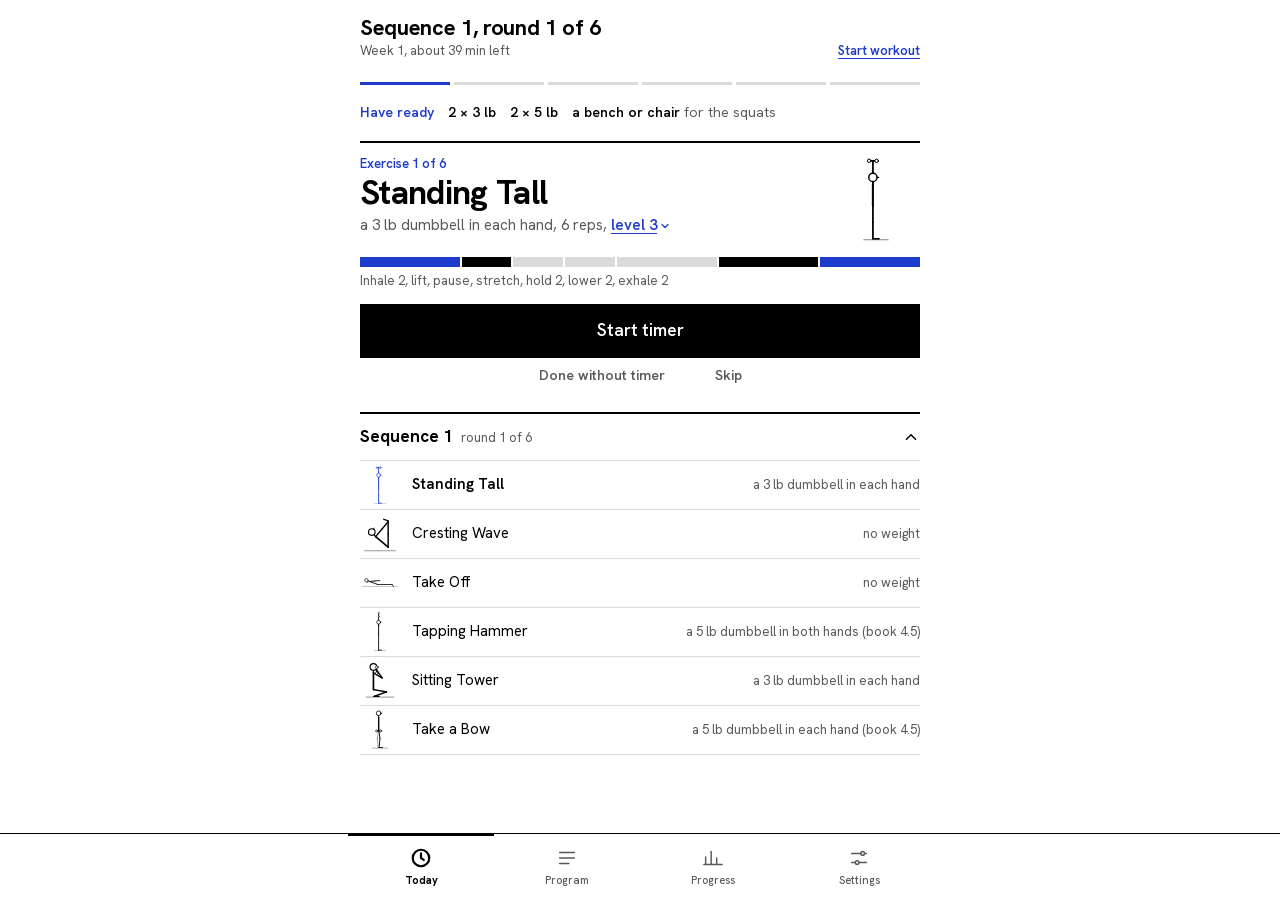
<file: index.html>
<!doctype html>
<html lang="en">
<head>
  <meta charset="utf-8">
  <meta name="viewport" content="width=device-width, initial-scale=1, viewport-fit=cover, maximum-scale=1">
  <title>Happy Body</title>
  <meta name="description" content="A daily runner for The Happy Body exercise program: tempo timer, weights, levels and streak.">
  <meta name="theme-color" content="#ffffff" media="(prefers-color-scheme: light)">
  <meta name="theme-color" content="#000000" media="(prefers-color-scheme: dark)">
  <meta name="apple-mobile-web-app-capable" content="yes">
  <meta name="mobile-web-app-capable" content="yes">
  <meta name="apple-mobile-web-app-status-bar-style" content="default">
  <meta name="apple-mobile-web-app-title" content="Happy Body">
  <link rel="manifest" href="manifest.webmanifest">
  <link rel="icon" href="icons/icon.svg" type="image/svg+xml">
  <link rel="apple-touch-icon" href="icons/apple-touch-icon.png">
  <link rel="preload" href="fonts/HankenGrotesk-var.woff2" as="font" type="font/woff2" crossorigin>
  <link rel="preload" href="fonts/BigShouldersDisplay-var.woff2" as="font" type="font/woff2" crossorigin>
  <link rel="stylesheet" href="css/app.css">
  <script>
    // Apply the saved theme before first paint to avoid a flash.
    try { var t = JSON.parse(localStorage.getItem('hb.settings') || '{}').theme; if (t === 'light' || t === 'dark') document.documentElement.dataset.theme = t; } catch (e) {}
  </script>
</head>
<body>
  <div class="app">
    <header class="topbar" id="topbar"></header>
    <main id="main"><div class="empty">Loading…</div></main>
  </div>
  <nav class="nav" aria-label="Sections"><div class="nav-inner" id="nav"></div></nav>
  <script type="module" src="js/app.js"></script>
</body>
</html>
</file>
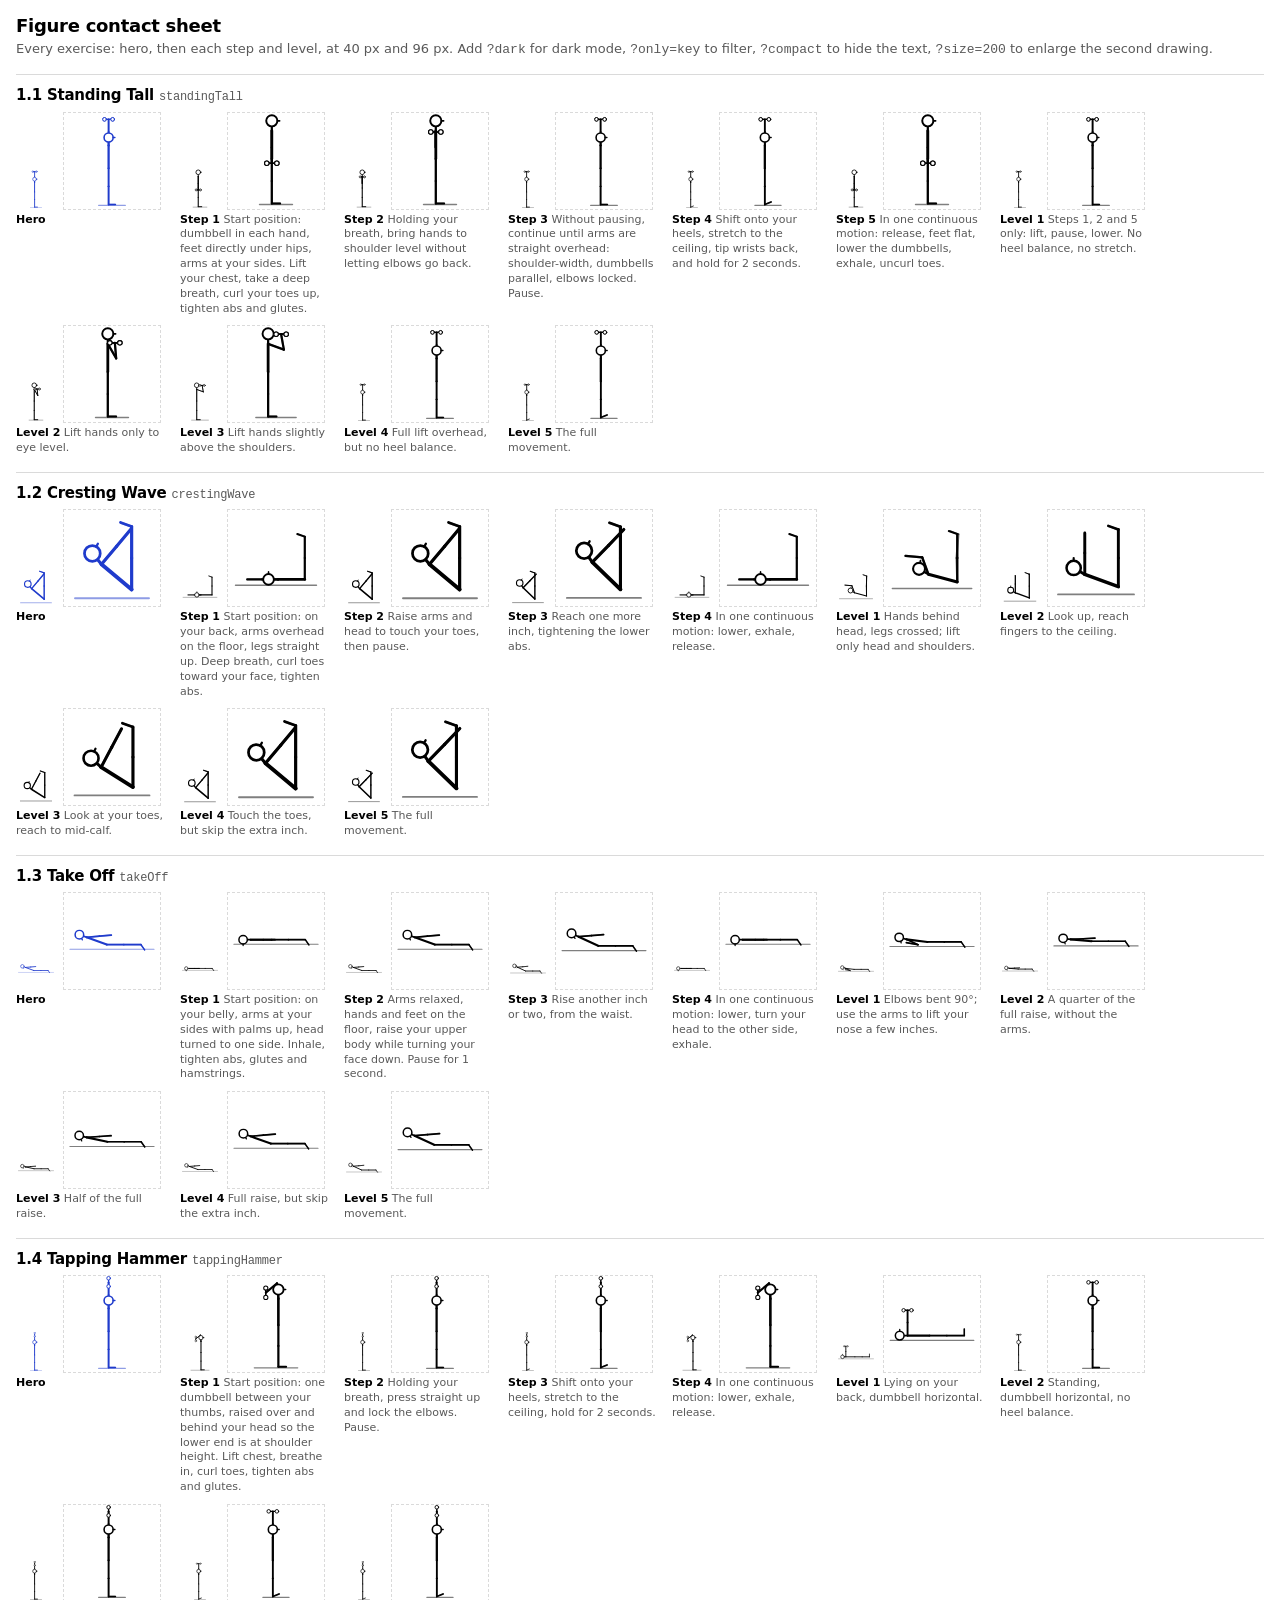
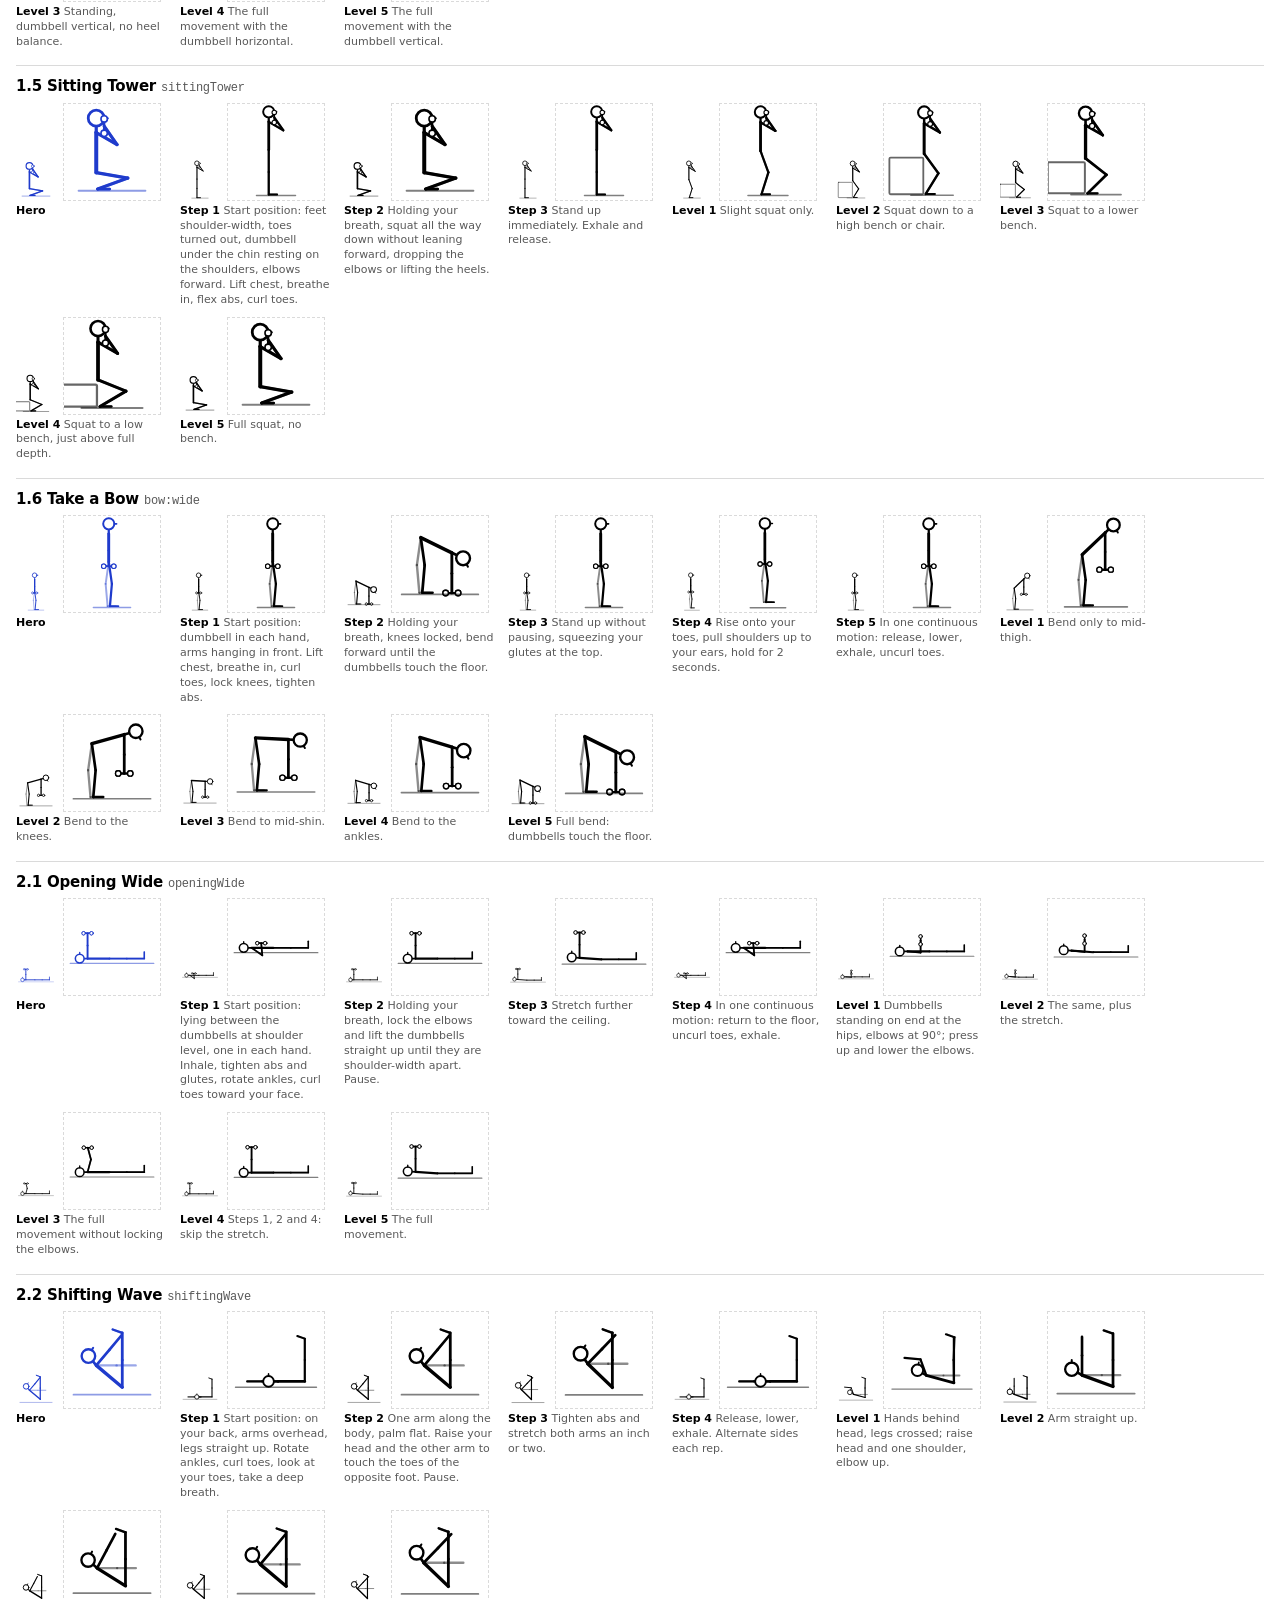
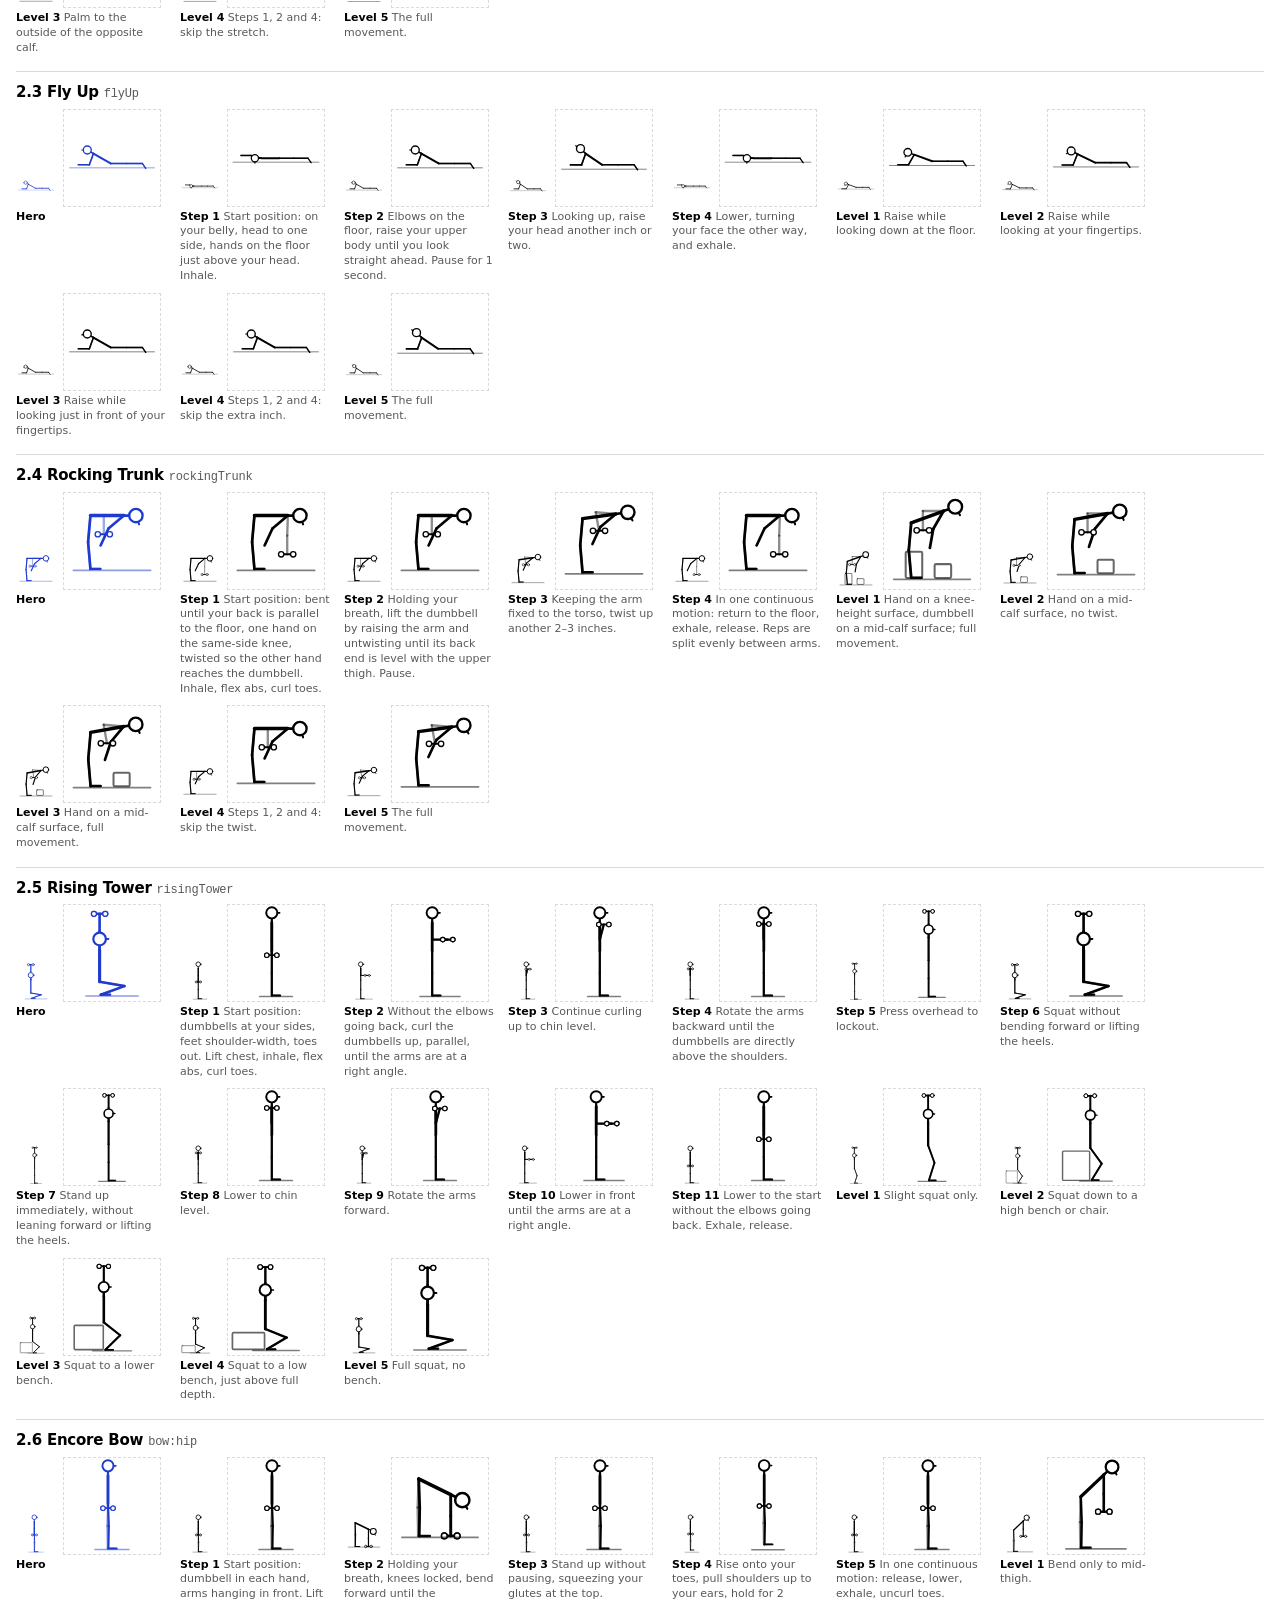
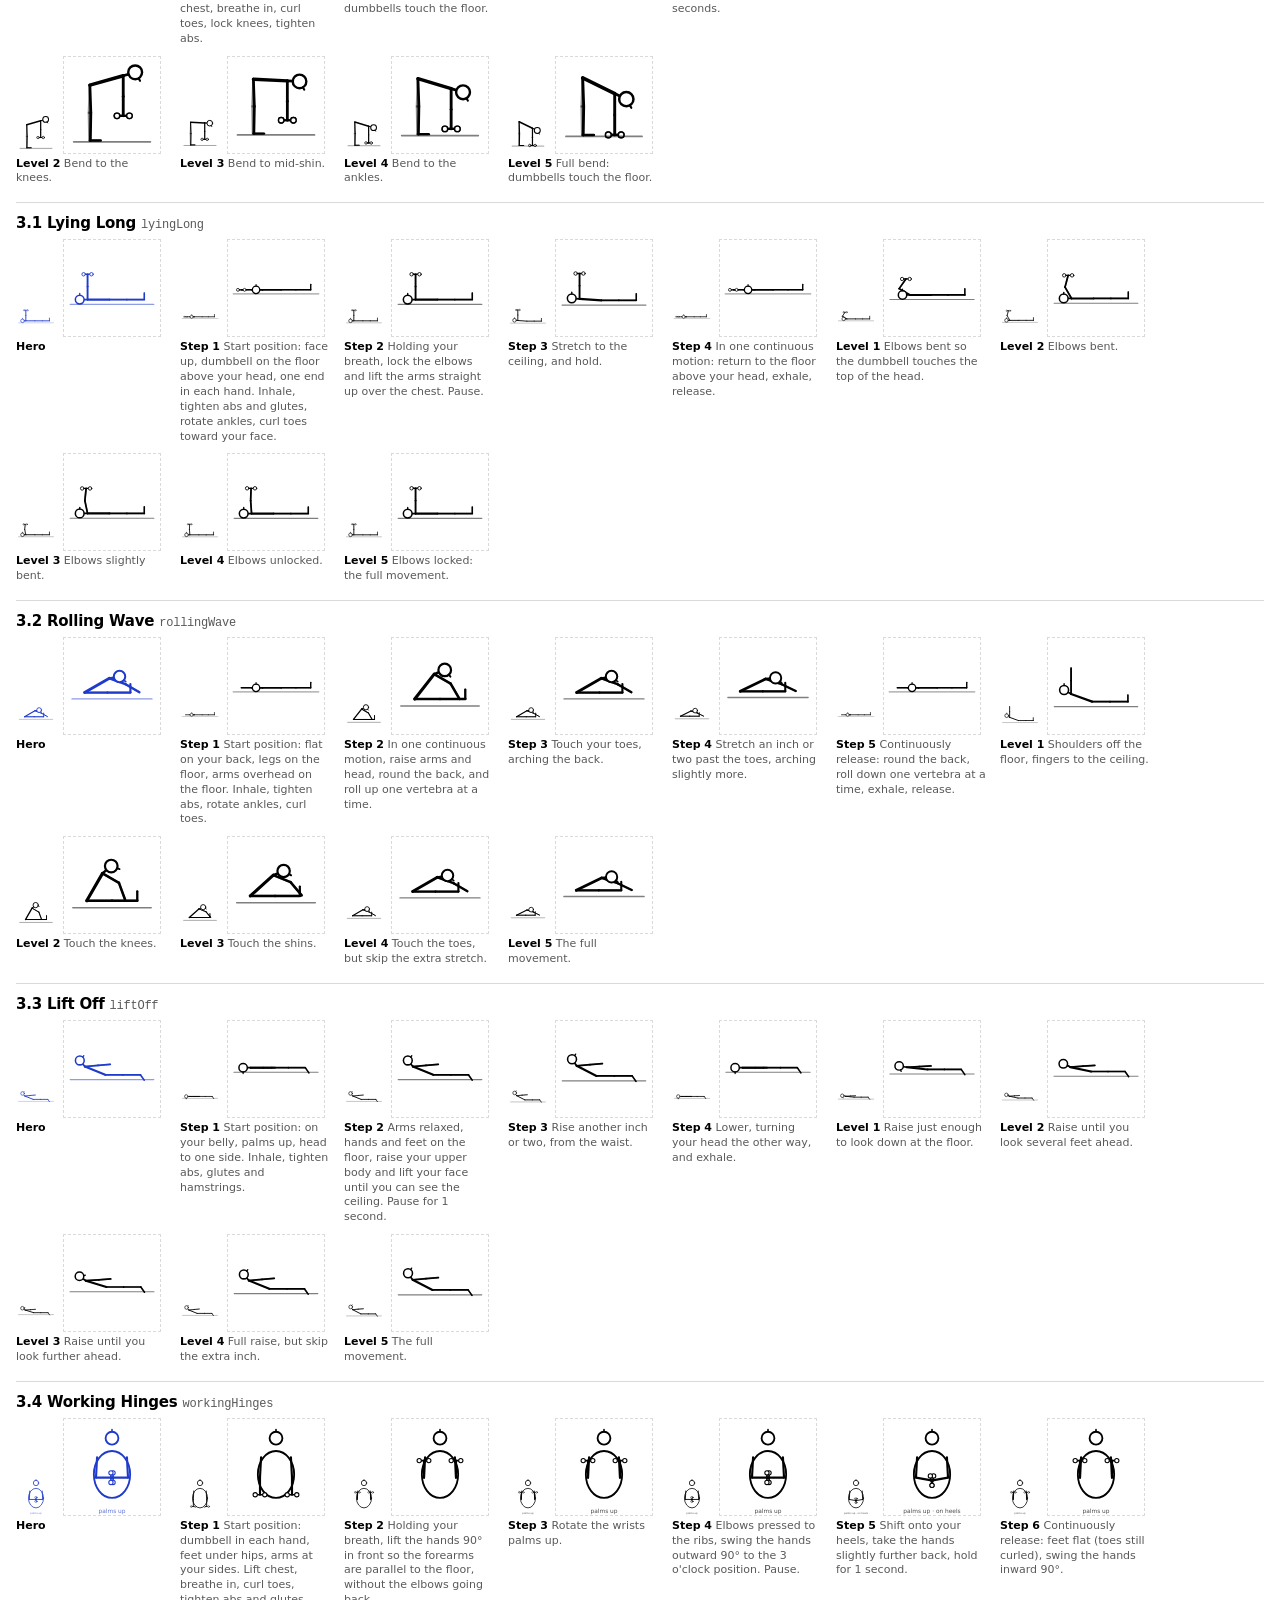
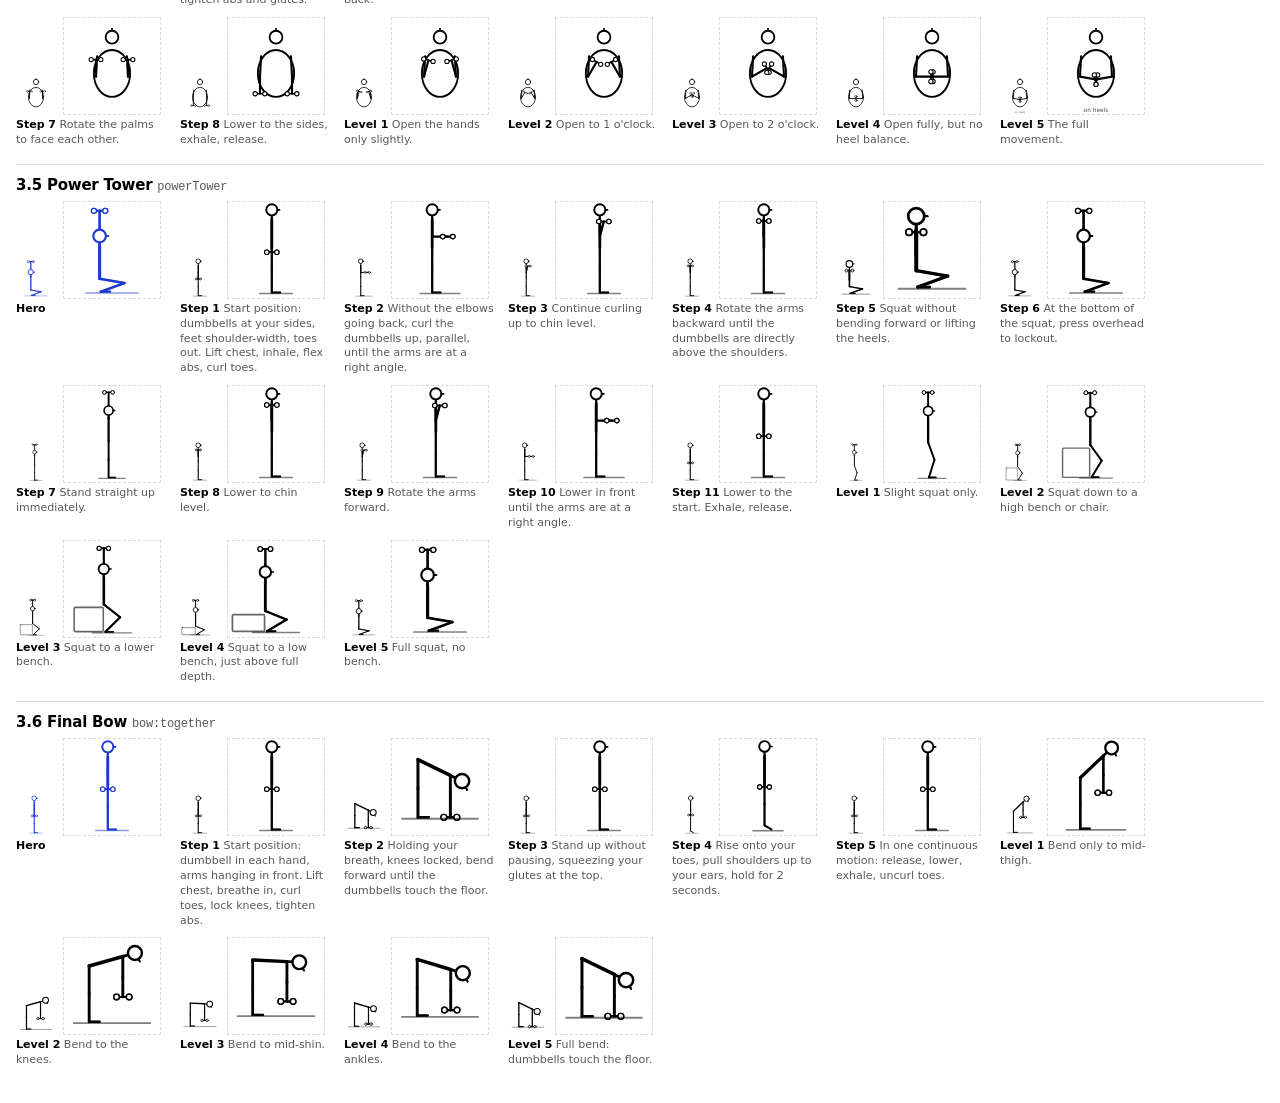
<file: tools/figures.html>
<!doctype html>
<html lang="en">
<head>
<meta charset="utf-8">
<meta name="viewport" content="width=device-width, initial-scale=1">
<title>Figure contact sheet</title>
<link rel="stylesheet" href="../css/app.css">
<style>
  body { margin: 0; padding: 16px; background: var(--bg); color: var(--ink); font: 13px/1.35 system-ui, sans-serif; }
  h1 { font-size: 18px; margin: 0 0 4px; }
  .note { color: var(--muted); margin: 0 0 16px; }
  section { border-top: 1px solid var(--line); padding: 12px 0 16px; }
  section h2 { font-size: 15px; margin: 0 0 8px; }
  section h2 code { color: var(--muted); font-weight: 400; font-size: 12px; }
  .grid { display: flex; flex-wrap: wrap; gap: 10px 14px; }
  figure { margin: 0; width: 150px; }
  .pair { display: flex; align-items: flex-end; gap: 8px; }
  .s40 { width: 40px; height: 40px; }
  .s96 { width: 96px; height: 96px; }
  .s40 svg, .s96 svg { width: 100%; height: 100%; }
  .s96 { outline: 1px dashed var(--line); }
  figcaption { margin-top: 4px; font-size: 11px; color: var(--muted); }
  figcaption b { color: var(--ink); font-weight: 600; }
  .accent { color: var(--accent); }
  .compact figure { width: auto; }
  .compact figcaption span { display: none; }
</style>
</head>
<body>
<h1>Figure contact sheet</h1>
<p class="note">Every exercise: hero, then each step and level, at 40&nbsp;px and 96&nbsp;px. Add <code>?dark</code> for dark mode, <code>?only=key</code> to filter, <code>?compact</code> to hide the text, <code>?size=200</code> to enlarge the second drawing.</p>
<main id="out"></main>
<script type="module">
  import { stepImages, levelImages, heroImage } from '../js/figure.js';
  import { EXERCISES } from '../js/data/exercises.js';
  const q = new URLSearchParams(location.search);
  if (q.has('dark')) document.documentElement.dataset.theme = 'dark';
  const only = q.get('only');
  if (q.has('compact')) document.body.classList.add('compact');
  if (q.get('size')) document.head.insertAdjacentHTML('beforeend', `<style>.s96{width:${+q.get('size')}px;height:${+q.get('size')}px}</style>`);
  const esc = (s) => String(s).replace(/[&<>"]/g, (c) => ({ '&': '&amp;', '<': '&lt;', '>': '&gt;', '"': '&quot;' }[c]));
  const cell = (svg, label, text, cls = '') => `<figure class="${cls}"><div class="pair"><div class="s40">${svg}</div><div class="s96">${svg}</div></div><figcaption><b>${esc(label)}</b> <span>${esc(text)}</span></figcaption></figure>`;
  const out = [];
  for (const e of EXERCISES) {
    const key = e.images.kind + (e.images.stance ? ':' + e.images.stance : '');
    if (only && !key.startsWith(only)) continue;
    const steps = stepImages(e.images), levels = levelImages(e.images);
    const cells = [cell(heroImage(e.images), 'Hero', '', 'accent')];
    steps.forEach((s, i) => cells.push(cell(s, `Step ${i + 1}`, e.steps[i] || '')));
    levels.forEach((s, i) => cells.push(cell(s, `Level ${i + 1}`, e.levels[i] || '')));
    out.push(`<section><h2>${e.seq}.${e.n} ${esc(e.name)} <code>${esc(key)}</code></h2><div class="grid">${cells.join('')}</div></section>`);
  }
  document.getElementById('out').innerHTML = out.join('');
</script>
</body>
</html>
</file>
<file: css/app.css>
@font-face { font-family: 'Hanken Grotesk'; src: url('../fonts/HankenGrotesk-var.woff2') format('woff2'); font-weight: 300 800; font-display: swap; }
@font-face { font-family: 'Big Shoulders Display'; src: url('../fonts/BigShouldersDisplay-var.woff2') format('woff2'); font-weight: 500 800; font-display: swap; }

/* Ledger: white paper, black ink, one cobalt. Ruled rows, no cards. */
:root {
  --bg: #ffffff;
  --ink: #000000;
  --text: #000000;
  --muted: #595959;
  --line: #dadada;
  --line-2: #efefef;
  --accent: #1f3bcc;
  --on-accent: #ffffff;
  --red: #c8102e;
  --fig-fill: #ffffff;
  --fig-accent: #ffffff;
  --radius: 0;
  --nav-h: 66px;
  --sans: 'Hanken Grotesk', system-ui, -apple-system, sans-serif;
  --display: 'Big Shoulders Display', 'Hanken Grotesk', system-ui, sans-serif;
  color-scheme: light;
}
:root[data-theme="dark"] { color-scheme: dark; }
@media (prefers-color-scheme: dark) { :root:not([data-theme="light"]) { color-scheme: dark; } }

@media (prefers-color-scheme: dark) {
  :root:not([data-theme="light"]) {
    --bg: #000000; --ink: #ffffff; --text: #ffffff; --muted: #9a9a9a; --line: #333333; --line-2: #1c1c1c;
    --accent: #6b86ff; --on-accent: #000000; --red: #ff6b6b; --fig-fill: #000000; --fig-accent: #000000;
  }
}
:root[data-theme="dark"] {
  --bg: #000000; --ink: #ffffff; --text: #ffffff; --muted: #9a9a9a; --line: #333333; --line-2: #1c1c1c;
  --accent: #6b86ff; --on-accent: #000000; --red: #ff6b6b; --fig-fill: #000000; --fig-accent: #000000;
}

* { box-sizing: border-box; }
html { -webkit-text-size-adjust: 100%; }
body {
  margin: 0;
  background: var(--bg);
  color: var(--text);
  font-family: var(--sans);
  font-size: 16px;
  line-height: 1.4;
  -webkit-font-smoothing: antialiased;
  overscroll-behavior-y: none;
  -webkit-tap-highlight-color: transparent;
  padding-bottom: calc(var(--nav-h) + env(safe-area-inset-bottom));
}
h1, h2, h3 { font-weight: 700; color: var(--text); margin: 0; letter-spacing: -0.015em; line-height: 1.1; }
h1 { font-size: 22px; }
h2 { font-size: 17px; }
h3 { font-size: 15px; }
.display { font-family: var(--display); font-weight: 800; }
p { margin: 0 0 10px; }
button { font: inherit; color: inherit; }
a { color: var(--accent); }
svg { display: block; }
:focus-visible { outline: 2px solid var(--accent); outline-offset: 2px; }

.app { max-width: 600px; margin: 0 auto; padding: 0 20px; }
.topbar {
  display: flex; align-items: flex-end; justify-content: space-between; gap: 12px;
  padding: calc(16px + env(safe-area-inset-top)) 0 12px;
}
.topbar .sub { color: var(--muted); font-size: 13px; margin-top: 2px; }
.topbar .right { font-variant-numeric: tabular-nums; color: var(--muted); font-size: 13px; text-align: right; }
.topbar .right strong { color: var(--text); font-size: 15px; }

main { padding-bottom: 16px; }
.stack > * + * { margin-top: 18px; }

/* Sections, formerly cards: a rule on top, no box */
.card { border-top: 2px solid var(--ink); padding: 14px 0 0; }
.card.flat { border-top-width: 1px; border-top-color: var(--line); }
.card-title { display: flex; align-items: baseline; justify-content: space-between; gap: 8px; margin-bottom: 10px; }
.card-title .hint { color: var(--muted); font-size: 13px; }
.muted { color: var(--muted); }
.small { font-size: 13px; }
.tiny { font-size: 12px; }
.tnum { font-variant-numeric: tabular-nums; }

/* Buttons */
.btn {
  display: inline-flex; align-items: center; justify-content: center; gap: 8px;
  min-height: 46px; padding: 8px 16px; border-radius: 0; border: 1.5px solid var(--ink);
  background: transparent; color: var(--text); font-weight: 600; font-size: 15px; cursor: pointer; user-select: none;
}
.btn:active { opacity: .7; }
.file-btn { position: relative; overflow: hidden; }
.file-btn input { position: absolute; inset: 0; width: 100%; height: 100%; opacity: 0; cursor: pointer; font-size: 0; }
.btn svg { width: 18px; height: 18px; flex-shrink: 0; }
.btn.primary { background: var(--ink); color: var(--bg); }
.btn.brass, .btn.blue { background: var(--accent); color: var(--on-accent); border-color: var(--accent); }
.btn.ghost { border-color: transparent; color: var(--muted); }
.btn.danger { color: var(--red); border-color: var(--red); }
.btn.big { min-height: 54px; font-size: 17px; }
.btn.block { width: 100%; }
.btn.sm { min-height: 36px; padding: 4px 12px; font-size: 14px; }
.btn[disabled] { opacity: 0.4; pointer-events: none; }
.btn-row { display: flex; gap: 8px; }
.btn-row > .btn { flex: 1; }
.btn-row.wrap { flex-wrap: wrap; }
.btn-row.quiet { justify-content: center; gap: 24px; }
.btn-row.quiet > .btn { flex: 0 0 auto; }

/* Segmented control */
.seg { display: flex; border: 1.5px solid var(--ink); }
.seg button { flex: 1; min-height: 40px; border: 0; background: transparent; font-weight: 600; cursor: pointer; color: var(--muted); }
.seg button + button { border-left: 1.5px solid var(--ink); }
.seg button.on { background: var(--ink); color: var(--bg); }
.seg.compact button { min-height: 34px; font-size: 14px; }

/* Stepper */
.stepper { display: inline-flex; align-items: center; border: 1.5px solid var(--ink); }
.stepper button { width: 44px; height: 44px; border: 0; background: transparent; font-size: 22px; cursor: pointer; }
.stepper .val { min-width: 84px; text-align: center; font-family: var(--display); font-weight: 700; font-size: 24px; border-left: 1.5px solid var(--ink); border-right: 1.5px solid var(--ink); line-height: 44px; }

/* Row layout */
.row { display: flex; align-items: center; justify-content: space-between; gap: 12px; }
.row + .row { margin-top: 10px; }
.row .label { font-weight: 600; }
.row .label .small { font-weight: 400; display: block; color: var(--muted); }
.divider { height: 1px; background: var(--line); margin: 12px 0; }

/* Toggle switch */
.switch { position: relative; width: 48px; height: 28px; border-radius: 14px; background: var(--line); border: 0; cursor: pointer; flex-shrink: 0; }
.switch::after { content: ''; position: absolute; top: 3px; left: 3px; width: 22px; height: 22px; border-radius: 50%; background: var(--bg); transition: left .15s; border: 1px solid var(--line); }
.switch.on { background: var(--ink); }
.switch.on::after { left: 23px; border-color: var(--ink); }

/* Nav */
.nav {
  position: fixed; left: 0; right: 0; bottom: 0; z-index: 20;
  background: var(--bg); border-top: 1px solid var(--ink);
  padding-bottom: env(safe-area-inset-bottom);
}
.nav-inner { max-width: 600px; margin: 0 auto; display: flex; height: var(--nav-h); padding: 0 8px; }
.nav button {
  flex: 1; border: 0; border-top: 3px solid transparent; margin-top: -1px; background: transparent; color: var(--muted); font-size: 11px; font-weight: 500; cursor: pointer;
  display: flex; flex-direction: column; align-items: center; justify-content: center; gap: 4px;
}
.nav button svg { width: 22px; height: 22px; stroke-width: 1.6; }
.nav button.on { color: var(--text); font-weight: 700; border-top-color: var(--ink); }
.nav button.on svg { stroke-width: 2.4; }

/* Today: head */
.round-bar { display: flex; gap: 4px; margin-top: 10px; }
.round-bar i { flex: 1; height: 3px; background: var(--line); }
.round-bar i.done { background: var(--ink); }
.round-bar i.cur { background: var(--accent); }
.ex-strip { display: flex; gap: 6px; margin-top: 12px; }
.ex-strip i {
  width: 28px; height: 28px; border-radius: 50%; border: 1.5px solid var(--line); color: var(--muted);
  display: grid; place-items: center; font-family: var(--display); font-weight: 700; font-size: 16px; font-style: normal;
}
.ex-strip i.done { background: var(--ink); border-color: var(--ink); color: var(--bg); }
.ex-strip i.skipped { background: var(--line); border-color: var(--line); color: var(--muted); }
.ex-strip i.cur { border: 2px solid var(--accent); color: var(--accent); }
.ex-strip i svg { width: 14px; height: 14px; stroke-width: 3; }

/* Today: timer section */
.timer { border-top: 2px solid var(--ink); padding-top: 12px; position: relative; }
.timer .head { display: flex; align-items: flex-start; justify-content: space-between; gap: 12px; }
.timer .ex-key { font-size: 13px; font-weight: 600; color: var(--accent); }
.timer .ex-name { font-size: 34px; line-height: 1; font-weight: 700; letter-spacing: -0.02em; margin-top: 2px; }
.timer.compact .ex-name { font-size: 26px; }
.timer .ex-meta { color: var(--muted); font-size: 15px; margin-top: 6px; }
.timer .ex-meta .lvl { border: 0; background: transparent; padding: 0; color: var(--accent); font-weight: 600; text-decoration: underline; text-underline-offset: 3px; cursor: pointer; display: inline-flex; align-items: center; gap: 2px; }
.timer .ex-meta .lvl svg { width: 12px; height: 12px; stroke-width: 2.5; }
.timer .hero { width: 88px; height: 88px; flex-shrink: 0; color: var(--ink); background: transparent; border: 0; padding: 0; cursor: pointer; }
.timer.compact .hero { width: 68px; height: 68px; }
.timer .hero svg { width: 100%; height: 100%; }
.timer .hero img { width: 100%; height: 100%; object-fit: contain; }
.timer.compact .hero { display: none; }
.timer .acts { margin-top: 14px; }

/* The current step, large, beside the ring; the caption runs under both */
.stage-wrap { display: grid; grid-template-columns: minmax(0, 1fr) 272px; gap: 6px 16px; align-items: center; margin-top: 14px; }
.stage { display: contents; color: var(--ink); cursor: pointer; }
.step-figs { position: relative; height: 240px; grid-row: 1; grid-column: 1; }
.step-fig { position: absolute; inset: 0; display: none; }
.step-fig.cur { display: block; }
.step-fig svg, .step-fig img { width: 100%; height: 100%; object-fit: contain; display: block; }
.step-cap { grid-row: 2; grid-column: 1 / -1; font-size: 13px; color: var(--muted); line-height: 1.3; white-space: nowrap; overflow: hidden; text-overflow: ellipsis; text-align: left; }
.step-cap b { color: var(--text); font-weight: 600; }
.stage-wrap .ring { grid-row: 1; grid-column: 2; margin: 0; }
@media (max-width: 559px) {
  .stage-wrap { grid-template-columns: minmax(0, 1fr) 200px; gap: 6px 12px; }
  .step-figs { height: 200px; }
  .stage-wrap .ring { width: 200px; height: 200px; }
  .stage-wrap .phase-display .count { font-size: 120px; }
  .stage-wrap .phase-display .phase { font-size: 17px; min-height: 20px; }
  .stage-wrap .phase-display .rep { font-size: 12px; margin-top: 4px; }
}

/* Tempo strip: one block per phase, width by seconds */
.phase-track { display: flex; gap: 2px; margin-top: 14px; }
.phase-track span { flex: var(--w); height: 10px; background: var(--line); position: relative; overflow: hidden; }
.phase-track span.k-in, .phase-track span.k-out { background: var(--accent); }
.phase-track span.k-move, .phase-track span.k-lower { background: var(--ink); }
.phase-track span.done { opacity: .35; }
.phase-track span.cur::after { content: ''; position: absolute; inset: 0; width: var(--p); background: var(--bg); opacity: .55; }
.phase-labels { margin-top: 6px; font-size: 13px; color: var(--muted); line-height: 1.3; }
.phase-labels span.cur { color: var(--text); font-weight: 600; }

/* Ring */
.ring { position: relative; width: 272px; height: 272px; margin: 14px auto 0; display: flex; align-items: center; justify-content: center; }
.ring svg.arc { position: absolute; inset: 0; width: 100%; height: 100%; }
.ring .track { fill: none; stroke: var(--line); stroke-width: 2; }
.ring .prog { fill: none; stroke: var(--accent); stroke-width: 8; }
.ring .breath { position: absolute; inset: 24px; border-radius: 50%; background: var(--accent); opacity: .06; transform: scale(.9); transition: transform var(--dur, 2s) ease-in-out; }
.ring.k-in .breath { transform: scale(1.06); }
.ring.k-hold .breath, .ring.k-pause .breath, .ring.k-stretch .breath, .ring.k-move .breath { transform: scale(1.06); }
.ring.k-out .breath, .ring.k-lower .breath, .ring.k-count .breath { transform: scale(.9); }
.phase-display { position: relative; text-align: center; }
.phase-display .phase { font-size: 20px; font-weight: 600; color: var(--accent); min-height: 24px; }
.phase-display.k-move .phase, .phase-display.k-lower .phase { color: var(--text); }
.phase-display.k-pause .phase, .phase-display.k-hold .phase, .phase-display.k-stretch .phase { color: var(--muted); }
.phase-display.k-count .phase { color: var(--muted); }
.phase-display .count { font-family: var(--display); font-size: 190px; line-height: .85; font-weight: 800; letter-spacing: -0.02em; color: var(--text); font-variant-numeric: tabular-nums; margin-top: 2px; }
.phase-display .count.time { font-size: 96px; letter-spacing: 0; }
.phase-display .rep { font-size: 14px; color: var(--muted); margin-top: 8px; min-height: 18px; }
.phase-display .rep b { color: var(--text); font-weight: 600; }

/* Rep counter */
.rep-dots { display: flex; justify-content: center; gap: 8px; margin-top: 16px; }
.rep-dots i {
  width: 40px; height: 40px; border-radius: 50%; border: 1.5px solid var(--line); color: var(--muted);
  display: grid; place-items: center; font-family: var(--display); font-weight: 700; font-size: 20px; font-style: normal;
}
.rep-dots i.done { background: var(--ink); border-color: var(--ink); color: var(--bg); }
.rep-dots i.cur { border: 2.5px solid var(--accent); color: var(--accent); }
.rep-dots.many i { width: 30px; height: 30px; font-size: 16px; }

.tempo-chips { display: flex; flex-wrap: wrap; gap: 6px; }
.chip { font-size: 12px; font-weight: 600; padding: 4px 8px; border: 1px solid var(--line); color: var(--muted); }
.chip.k-in, .chip.k-out { color: var(--accent); border-color: var(--accent); }
.chip.k-move, .chip.k-lower { color: var(--text); border-color: var(--ink); }
.chip b { font-weight: 800; }

/* Today: sequences as ruled sections */
.seqs { display: flex; flex-direction: column; }
.seq-head {
  display: flex; align-items: center; justify-content: space-between; width: 100%; height: 48px; border: 0; border-top: 2px solid var(--ink);
  background: transparent; padding: 0; cursor: pointer; text-align: left;
}
.seq-head + .seq-head { margin-top: 6px; }
.seq-head .t { display: flex; align-items: baseline; gap: 8px; }
.seq-head .t b { font-size: 17px; font-weight: 700; }
.seq-head .t span { font-size: 13px; color: var(--muted); }
.seq-head .t .ok { width: 18px; height: 18px; color: var(--ink); align-self: center; }
.seq-head .t .ok svg { stroke-width: 3; }
.seq-head svg.chev { width: 18px; height: 18px; stroke-width: 2; }
.seq-head.open + .ex-list { display: flex; }
.ex-list { display: none; flex-direction: column; }
.ex-list + .seq-head { margin-top: 6px; }
.ex-row {
  display: flex; align-items: center; gap: 12px; min-height: 46px; border-top: 1px solid var(--line); padding: 4px 0;
  background: transparent; border-left: 0; border-right: 0; border-bottom: 0; width: 100%; text-align: left; cursor: pointer; color: var(--text); font-size: 15px;
}
.ex-row:last-child { border-bottom: 1px solid var(--line); }
.ex-row .fig { width: 40px; height: 40px; flex-shrink: 0; color: var(--ink); display: grid; place-items: center; }
.ex-row .fig svg { width: 100%; height: 100%; }
.ex-row .fig img { width: 40px; height: 40px; object-fit: contain; }
.ex-row .fig .mark { width: 26px; height: 26px; border-radius: 50%; display: grid; place-items: center; }
.ex-row .fig .mark svg { width: 14px; height: 14px; stroke-width: 3; }
.ex-row.done { color: var(--muted); }
.ex-row.done .fig .mark { background: var(--ink); color: var(--bg); }
.ex-row.skipped .fig .mark { background: var(--line); color: var(--muted); }
.ex-row.cur .fig { color: var(--accent); }
.ex-row.cur .n { font-weight: 600; }
.ex-row .n { flex: 1; min-width: 0; white-space: nowrap; }
.ex-row .m { color: var(--muted); font-size: 13px; text-align: right; max-width: 48%; line-height: 1.25; }

/* Soreness sheet still uses .ex-card */
.ex-card { display: grid; grid-template-columns: 32px 1fr auto; align-items: center; gap: 12px; padding: 10px 0; border-top: 1px solid var(--line); cursor: pointer; }
.ex-card .k { font-size: 12px; color: var(--accent); font-weight: 600; }
.ex-card .n { font-weight: 600; }
.ex-card .m { font-size: 13px; color: var(--muted); }

/* Streak */
.streak-hero { display: grid; grid-template-columns: 1fr 1fr 1fr; gap: 10px; text-align: center; }
.streak-hero .num { font-family: var(--display); font-size: 48px; line-height: 1; font-weight: 800; color: var(--text); }
.streak-hero .lbl { font-size: 12px; color: var(--muted); margin-top: 4px; }
.grid28 { display: grid; grid-template-columns: repeat(7, 1fr); gap: 6px; }
.grid28 .dow { text-align: center; font-size: 11px; color: var(--muted); }
.grid28 .day {
  aspect-ratio: 1; border: 1px solid var(--line); background: transparent; display: grid; place-items: center; font-size: 13px; font-weight: 500; color: var(--muted); position: relative; cursor: pointer;
}
.grid28 .day.full { background: var(--ink); border-color: var(--ink); color: var(--bg); }
.grid28 .day.part { background: linear-gradient(135deg, var(--ink) 50%, transparent 50%); color: var(--text); }
.grid28 .day.today { outline: 2px solid var(--accent); outline-offset: 1px; }
.grid28 .day.future { opacity: .35; }
.grid28 .day.sel { box-shadow: 0 0 0 3px var(--accent); }

/* Weight list */
.wl { display: flex; flex-direction: column; }
.wl .seqh { font-size: 15px; font-weight: 700; padding: 14px 0 6px; display: flex; align-items: center; gap: 8px; }
.wl .seqh:first-child { padding-top: 0; }
.wl .wrow { display: grid; grid-template-columns: 1fr auto; gap: 2px 10px; padding: 9px 0; border-top: 1px solid var(--line); align-items: center; }
.wl .wrow .name { font-weight: 600; display: flex; gap: 8px; align-items: baseline; background: none; border: 0; padding: 0; text-align: left; cursor: pointer; font-size: 15px; }
.wl .wrow .name .k { font-size: 12px; color: var(--accent); font-weight: 600; }
.wl .wrow .w { font-weight: 700; white-space: nowrap; text-align: right; font-variant-numeric: tabular-nums; }
.wl .wrow .meta { font-size: 12px; color: var(--muted); }
.wl .wrow .lv { justify-self: end; }

/* Tables */
table.weights { width: 100%; border-collapse: collapse; font-size: 14px; }
table.weights th { text-align: left; font-size: 12px; font-weight: 500; color: var(--muted); padding: 6px 4px; border-bottom: 1px solid var(--ink); }
table.weights td { padding: 8px 4px; border-bottom: 1px solid var(--line); vertical-align: middle; }
table.weights tr:last-child td { border-bottom: 0; }
table.weights .k { font-weight: 600; color: var(--accent); font-size: 12px; }
table.weights .w { font-weight: 700; white-space: nowrap; }
.seq-head td { font-weight: 700; padding-top: 14px !important; font-size: 14px; }
.lv { display: inline-flex; gap: 0; border: 1px solid var(--line); }
.lv button { width: 30px; height: 30px; border: 0; background: transparent; font-size: 13px; font-weight: 600; color: var(--muted); cursor: pointer; }
.lv button + button { border-left: 1px solid var(--line); }
.lv button.on { background: var(--ink); color: var(--bg); }

/* Sheet (modal) */
.sheet-backdrop { position: fixed; inset: 0; background: rgba(0, 0, 0, 0.5); z-index: 50; display: flex; align-items: flex-end; justify-content: center; animation: fade .15s ease; }
.sheet {
  width: 100%; max-width: 600px; max-height: 92vh; max-height: 92dvh; background: var(--bg); border-top: 2px solid var(--ink); overflow: auto; -webkit-overflow-scrolling: touch;
  padding: 8px 20px calc(24px + env(safe-area-inset-bottom)); animation: up .2s ease;
}
.sheet .grab { width: 36px; height: 3px; background: var(--line); margin: 6px auto 14px; }
.sheet .sheet-head { display: flex; align-items: flex-start; justify-content: space-between; gap: 10px; margin-bottom: 12px; }
.sheet .close { border: 1.5px solid var(--ink); background: transparent; width: 36px; height: 36px; font-size: 20px; cursor: pointer; flex-shrink: 0; line-height: 1; }
@keyframes up { from { transform: translateY(40px); opacity: 0; } to { transform: none; opacity: 1; } }
@keyframes fade { from { opacity: 0; } to { opacity: 1; } }

.steps { counter-reset: s; display: flex; flex-direction: column; gap: 12px; }
.step { display: grid; grid-template-columns: 96px 1fr; gap: 12px; align-items: start; }
.step .img { position: relative; width: 96px; height: 96px; border: 1px solid var(--line); color: var(--ink); padding: 4px; }
.step .img svg { width: 100%; height: 100%; }
.step .img img { width: 100%; height: 100%; object-fit: contain; cursor: zoom-in; }
.step .txt::before { counter-increment: s; content: counter(s); display: inline-grid; place-items: center; width: 22px; height: 22px; border-radius: 50%; border: 1.5px solid var(--ink); font-family: var(--display); font-size: 14px; font-weight: 700; margin-right: 8px; vertical-align: 1px; }
.step .txt { font-size: 15px; }

.levels { display: flex; flex-direction: column; }
.level { display: grid; grid-template-columns: 64px 1fr auto; gap: 10px; align-items: center; padding: 8px 0; border-top: 1px solid var(--line); cursor: pointer; }
.level .img { width: 64px; height: 64px; color: var(--ink); padding: 3px; position: relative; }
.level .img svg { width: 100%; height: 100%; }
.level .img img { width: 100%; height: 100%; object-fit: contain; cursor: zoom-in; }
.level .t { font-size: 14px; }
.level .t b { display: block; font-size: 13px; color: var(--muted); font-weight: 600; }
.level.on .t b { color: var(--accent); }
.level .radio { width: 22px; height: 22px; border-radius: 50%; border: 1.5px solid var(--line); }
.level.on .radio { border: 2px solid var(--accent); box-shadow: inset 0 0 0 4px var(--bg); background: var(--accent); }

/* Full-screen photo viewer: tap to zoom in, scroll to pan, × to close */
.book-btn { margin-top: 8px; border: 1.5px solid var(--ink); background: transparent; color: var(--ink); font: inherit; font-size: 13px; font-weight: 600; padding: 6px 12px; cursor: pointer; }
.viewer { position: fixed; inset: 0; z-index: 60; background: #000; overflow: auto; -webkit-overflow-scrolling: touch; overscroll-behavior: contain; animation: fade .15s ease; }
.viewer img { display: block; width: 100%; height: 100%; object-fit: contain; cursor: zoom-in; }
.viewer.zoomed img { width: 250%; height: auto; max-width: none; object-fit: initial; cursor: zoom-out; }
.viewer .close { position: fixed; top: calc(10px + env(safe-area-inset-top)); right: 12px; width: 40px; height: 40px; border-radius: 50%; border: 0; background: rgba(255, 255, 255, 0.9); color: #000; font-size: 22px; line-height: 1; cursor: pointer; }

/* Toast */
.toast { position: fixed; left: 50%; bottom: calc(var(--nav-h) + 14px + env(safe-area-inset-bottom)); transform: translateX(-50%); background: var(--ink); color: var(--bg); padding: 10px 16px; font-weight: 600; font-size: 14px; z-index: 60; animation: fade .15s; max-width: 92vw; text-align: center; }
.toast.err { background: var(--red); color: #fff; }

/* Misc */
.save-dot { display: inline-block; width: 8px; height: 8px; border-radius: 50%; background: var(--ink); margin-right: 6px; }
.save-dot.err { background: var(--red); }
.save-dot.pending { background: var(--accent); }
.complete-card { text-align: center; padding: 28px 0; }
.complete-card .big { font-family: var(--display); font-size: 56px; font-weight: 800; line-height: 1; margin: 8px 0 10px; }
.sr { position: absolute; left: -9999px; }
input[type="date"], input[type="number"], input[type="email"], input[type="password"], input[type="text"], input:not([type]), select, textarea { font: inherit; padding: 8px 10px; border-radius: 0; border: 1.5px solid var(--line); background: var(--bg); color: var(--text); min-height: 40px; }
.empty { text-align: center; color: var(--muted); padding: 20px; }
.history li { display: flex; justify-content: space-between; gap: 10px; padding: 6px 0; border-top: 1px solid var(--line); font-size: 14px; }
.history { list-style: none; margin: 0; padding: 0; }
.pill { display: inline-block; padding: 1px 7px; font-size: 12px; font-weight: 600; border: 1px solid var(--ink); vertical-align: middle; }
.pill.blue { border-color: var(--accent); color: var(--accent); }
.pill.green { background: var(--ink); color: var(--bg); }
.update-banner { border: 1.5px solid var(--accent); padding: 10px 12px; display: flex; align-items: center; justify-content: space-between; gap: 10px; font-size: 14px; margin-bottom: 14px; }

@media (max-width: 360px) {
  .phase-display .count { font-size: 150px; }
  .ring { width: 240px; height: 240px; }
  .timer .ex-name { font-size: 30px; }
}
@media (prefers-reduced-motion: reduce) { * { animation: none !important; transition: none !important; } }

/* Progress: standards */
.badges { display: grid; grid-template-columns: repeat(3, 1fr); gap: 6px; }
.badge { display: flex; align-items: center; gap: 6px; padding: 8px 8px; border: 1px solid var(--line); font-size: 13px; font-weight: 500; color: var(--muted); }
.badge .ic { width: 18px; height: 18px; border-radius: 50%; display: grid; place-items: center; border: 1.5px solid var(--line); flex-shrink: 0; }
.badge .ic svg { width: 11px; height: 11px; stroke-width: 3; }
.badge.met { color: var(--text); border-color: var(--ink); }
.badge.met .ic { background: var(--ink); border-color: var(--ink); color: var(--bg); }
.badge.no .ic { border-color: var(--line); color: transparent; }
.std textarea { resize: vertical; }

/* Chart (single series) */
.chart-wrap { margin-top: 12px; }
.chart { width: 100%; height: auto; touch-action: pan-y; }
.chart .grid { stroke: var(--line); stroke-width: 1; }
.chart .tick { font-size: 10px; fill: var(--muted); font-family: inherit; }
.chart .line { fill: none; stroke: var(--accent); stroke-width: 2; stroke-linejoin: round; stroke-linecap: round; }
.chart .mark { fill: var(--accent); stroke: var(--bg); stroke-width: 2; }
.chart .mark.hot { fill: var(--ink); }
.chart .target { stroke: var(--ink); stroke-width: 1.5; stroke-dasharray: 4 4; }
.chart .cursor { stroke: var(--muted); stroke-width: 1; stroke-dasharray: 2 3; }
.chart-tip { text-align: center; font-size: 13px; color: var(--muted); margin-top: 2px; }

/* Progress: photos */
.photo-grid { display: grid; grid-template-columns: repeat(3, 1fr); gap: 8px; }
.ph { aspect-ratio: 3 / 4; background: var(--line-2) center / cover no-repeat; border: 1px solid var(--line); position: relative; cursor: pointer; padding: 0; width: 100%; }
.ph .tag { position: absolute; left: 6px; bottom: 6px; font-size: 11px; font-weight: 600; background: rgba(0,0,0,.7); color: #fff; padding: 2px 6px; }
.compare { display: grid; grid-template-columns: 1fr 1fr; gap: 10px; }
.compare .ph { margin-bottom: 6px; }
.audio-log { white-space: pre-wrap; font: inherit; margin: 0 0 8px; }

/* Workout clock in the top bar */
.topbar .clock-acts { display: flex; justify-content: flex-end; gap: 10px; margin-top: 4px; }
.clock-btn { border: 0; background: transparent; padding: 0; font: inherit; font-size: 13px; font-weight: 600; color: var(--accent); cursor: pointer; text-decoration: underline; text-underline-offset: 3px; white-space: nowrap; }

/* Have ready: the day's dumbbells, shown before the first exercise */
.kit { display: flex; flex-wrap: wrap; gap: 4px 14px; font-size: 14px; color: var(--muted); line-height: 1.4; }
.kit .kit-t { font-weight: 600; color: var(--accent); }
.kit b { color: var(--text); font-weight: 600; }

/* Your weights: add a dumbbell or plate */
.kit-add { display: flex; gap: 8px; align-items: center; margin-top: 8px; }
.kit-add input[type="number"] { width: 84px; }
.kit-add select { flex: 0 0 auto; }
.step-cap .lv { display: block; color: var(--accent); white-space: nowrap; overflow: hidden; text-overflow: ellipsis; }
.step-cap .lv b { color: var(--accent); }
</file>
